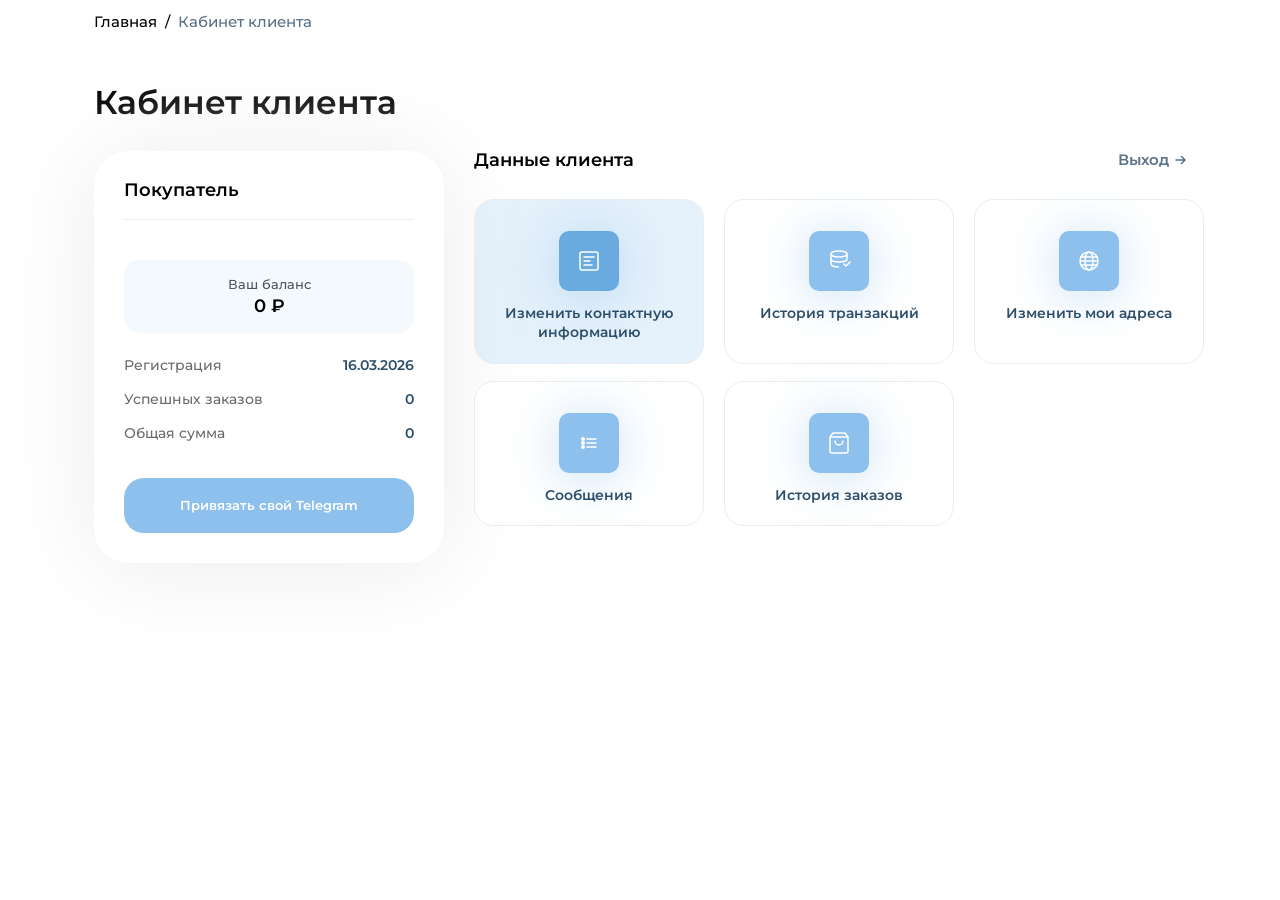
<file: index.html>
<!DOCTYPE html>
<html lang="ru">
<head>
  <meta charset="UTF-8">
  <meta name="viewport" content="width=device-width, initial-scale=1.0">
  <link rel="preconnect" href="https://fonts.googleapis.com">
  <link rel="preconnect" href="https://fonts.gstatic.com" crossorigin>
  <link href="https://fonts.googleapis.com/css2?family=Montserrat:wght@400;500;600;700&display=swap" rel="stylesheet">
  <link rel="stylesheet" href="./css/normalize.css">
  <link rel="stylesheet" href="./css/vars.css">
  <link rel="stylesheet" href="./css/settings.css">
  <link rel="stylesheet" href="./css/main.css">
  <title>Личный кабинет — DanabolClub</title>
</head>
<body>

  <!-- Хлебные крошки -->
  <div class="breadcrumbs">
    <div class="container">
      <ol class="breadcrumbs__list">
        <li class="breadcrumbs__item">
          <a href="#" class="breadcrumbs__link">Главная</a>
        </li>
        <li class="breadcrumbs__item breadcrumbs__item--current">
          <span>Кабинет клиента</span>
        </li>
      </ol>
    </div>
  </div>

  <!-- Кабинет клиента -->
  <section class="account">
    <div class="container">

      <h1 class="account__title">Кабинет клиента</h1>

      <div class="account__layout">

        <!-- Сайдбар -->
        <aside class="account__sidebar">
          <div class="account__sidebar-top">
            <h2 class="account__sidebar-role">Покупатель</h2>
          </div>

          <div class="account__balance">
            <div class="account__balance-inner">
              <span class="account__balance-label">Ваш баланс</span>
              <span class="account__balance-value">0 ₽</span>
            </div>
          </div>

          <div class="account__stats">
            <div class="account__stat">
              <span class="account__stat-label">Регистрация</span>
              <span class="account__stat-value">16.03.2026</span>
            </div>
            <div class="account__stat">
              <span class="account__stat-label">Успешных заказов</span>
              <span class="account__stat-value">0</span>
            </div>
            <div class="account__stat">
              <span class="account__stat-label">Общая сумма</span>
              <span class="account__stat-value">0</span>
            </div>
          </div>

          <button class="account__telegram-btn">Привязать свой Telegram</button>
        </aside>

        <!-- Основной контент -->
        <div class="account__content">
          <div class="account__content-header">
            <h2 class="account__content-title">Данные клиента</h2>
            <a href="#" class="account__logout">
              Выход
              <svg width="11" height="10" viewBox="0 0 11 10" fill="none" xmlns="http://www.w3.org/2000/svg">
                <path d="M1 5H10M10 5L6.5 1.5M10 5L6.5 8.5" stroke="#5A7085" stroke-width="1.5" stroke-linecap="round" stroke-linejoin="round"/>
              </svg>
            </a>
          </div>

          <div class="account__cards">

            <!-- Карточка 1: Изменить контактную информацию (активная) -->
            <a href="#" class="account__card account__card--active">
              <div class="account__card-icon">
                <svg width="24" height="24" viewBox="0 0 24 24" fill="none" xmlns="http://www.w3.org/2000/svg">
                  <rect x="3" y="3" width="18" height="18" rx="2" stroke="white" stroke-width="1.5"/>
                  <line x1="7" y1="8" x2="17" y2="8" stroke="white" stroke-width="1.5" stroke-linecap="round"/>
                  <line x1="7" y1="12" x2="13" y2="12" stroke="white" stroke-width="1.5" stroke-linecap="round"/>
                  <line x1="7" y1="16" x2="15" y2="16" stroke="white" stroke-width="1.5" stroke-linecap="round"/>
                </svg>
              </div>
              <span class="account__card-text">Изменить контактную информацию</span>
            </a>

            <!-- Карточка 2: История транзакций -->
            <a href="#" class="account__card">
              <div class="account__card-icon">
                <svg width="24" height="24" viewBox="0 0 24 24" fill="none" xmlns="http://www.w3.org/2000/svg">
                  <ellipse cx="12" cy="5" rx="8" ry="3" stroke="white" stroke-width="1.5"/>
                  <path d="M4 5v5c0 1.66 3.58 3 8 3s8-1.34 8-3V5" stroke="white" stroke-width="1.5"/>
                  <path d="M4 10v5c0 1.66 3.58 3 8 3" stroke="white" stroke-width="1.5"/>
                  <path d="M17 15l2 2 4-4" stroke="white" stroke-width="1.5" stroke-linecap="round" stroke-linejoin="round"/>
                </svg>
              </div>
              <span class="account__card-text">История транзакций</span>
            </a>

            <!-- Карточка 3: Изменить мои адреса -->
            <a href="#" class="account__card">
              <div class="account__card-icon">
                <svg width="24" height="24" viewBox="0 0 24 24" fill="none" xmlns="http://www.w3.org/2000/svg">
                  <circle cx="12" cy="12" r="9" stroke="white" stroke-width="1.5"/>
                  <ellipse cx="12" cy="12" rx="4" ry="9" stroke="white" stroke-width="1.5"/>
                  <line x1="3" y1="12" x2="21" y2="12" stroke="white" stroke-width="1.5"/>
                  <line x1="3" y1="8" x2="21" y2="8" stroke="white" stroke-width="1.5"/>
                  <line x1="3" y1="16" x2="21" y2="16" stroke="white" stroke-width="1.5"/>
                </svg>
              </div>
              <span class="account__card-text">Изменить мои адреса</span>
            </a>

            <!-- Карточка 4: Сообщения -->
            <a href="#" class="account__card">
              <div class="account__card-icon">
                <svg width="24" height="24" viewBox="0 0 24 24" fill="none" xmlns="http://www.w3.org/2000/svg">
                  <circle cx="6" cy="8" r="2" fill="white"/>
                  <circle cx="6" cy="12" r="2" fill="white"/>
                  <circle cx="6" cy="16" r="2" fill="white"/>
                  <line x1="10" y1="8" x2="19" y2="8" stroke="white" stroke-width="1.5" stroke-linecap="round"/>
                  <line x1="10" y1="12" x2="19" y2="12" stroke="white" stroke-width="1.5" stroke-linecap="round"/>
                  <line x1="10" y1="16" x2="19" y2="16" stroke="white" stroke-width="1.5" stroke-linecap="round"/>
                </svg>
              </div>
              <span class="account__card-text">Сообщения</span>
            </a>

            <!-- Карточка 5: История заказов -->
            <a href="#" class="account__card">
              <div class="account__card-icon">
                <svg width="24" height="24" viewBox="0 0 24 24" fill="none" xmlns="http://www.w3.org/2000/svg">
                  <path d="M6 2L3 6V20C3 21.1 3.9 22 5 22H19C20.1 22 21 21.1 21 20V6L18 2H6Z" stroke="white" stroke-width="1.5" stroke-linejoin="round"/>
                  <line x1="3" y1="6" x2="21" y2="6" stroke="white" stroke-width="1.5"/>
                  <path d="M16 10C16 12.21 14.21 14 12 14C9.79 14 8 12.21 8 10" stroke="white" stroke-width="1.5" stroke-linecap="round"/>
                </svg>
              </div>
              <span class="account__card-text">История заказов</span>
            </a>

          </div>
        </div>

      </div>
    </div>
  </section>

</body>
</html>
</file>
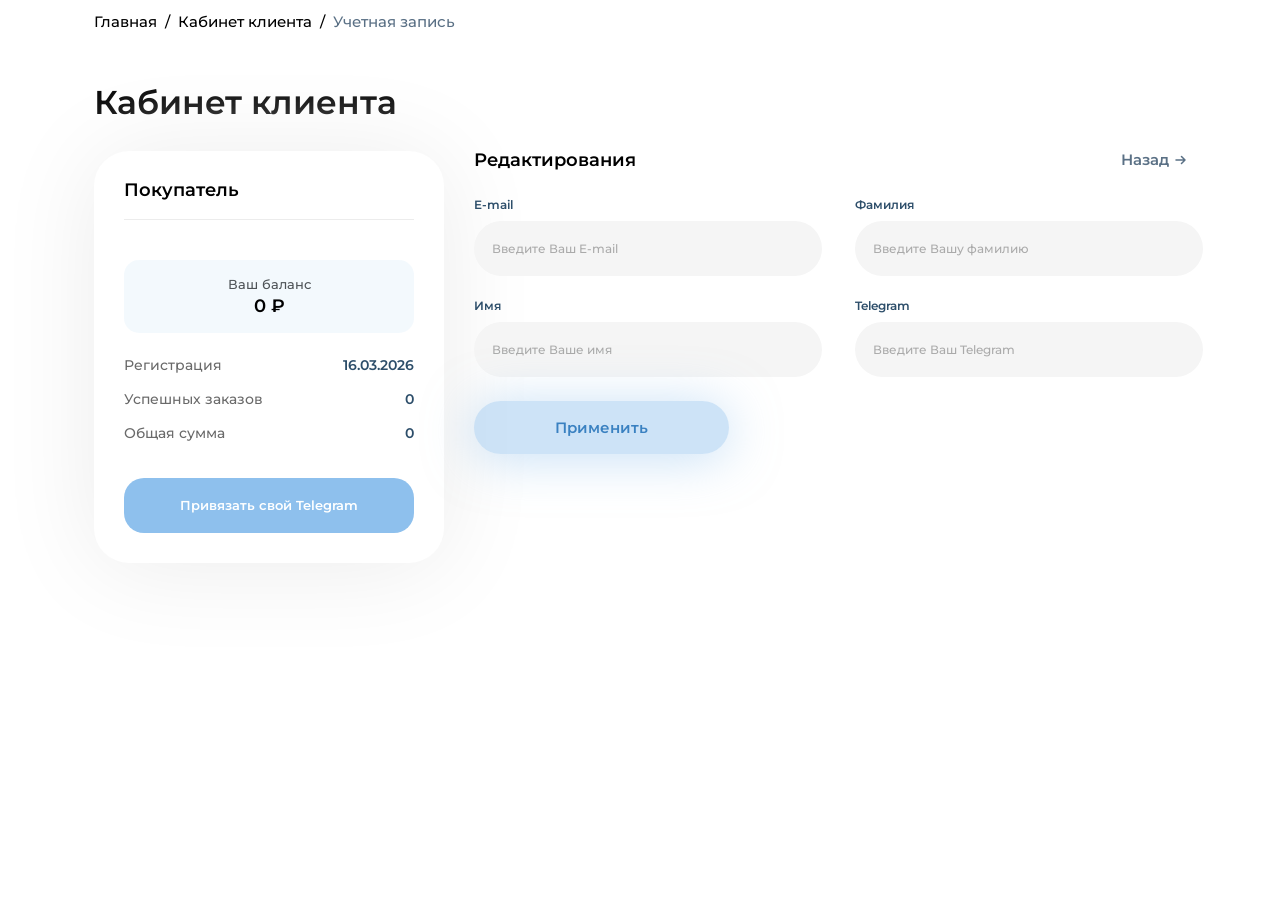
<file: account-edit.html>
<!DOCTYPE html>
<html lang="ru">
<head>
  <meta charset="UTF-8">
  <meta name="viewport" content="width=device-width, initial-scale=1.0">
  <link rel="preconnect" href="https://fonts.googleapis.com">
  <link rel="preconnect" href="https://fonts.gstatic.com" crossorigin>
  <link href="https://fonts.googleapis.com/css2?family=Montserrat:wght@400;500;600;700&display=swap" rel="stylesheet">
  <link rel="stylesheet" href="./css/normalize.css">
  <link rel="stylesheet" href="./css/vars.css">
  <link rel="stylesheet" href="./css/settings.css">
  <link rel="stylesheet" href="./css/main.css">
  <title>Учетная запись — DanabolClub</title>
</head>
<body>

  <!-- Хлебные крошки -->
  <div class="breadcrumbs">
    <div class="container">
      <ol class="breadcrumbs__list">
        <li class="breadcrumbs__item">
          <a href="#" class="breadcrumbs__link">Главная</a>
        </li>
        <li class="breadcrumbs__item">
          <a href="index.html" class="breadcrumbs__link">Кабинет клиента</a>
        </li>
        <li class="breadcrumbs__item breadcrumbs__item--current">
          <span>Учетная запись</span>
        </li>
      </ol>
    </div>
  </div>

  <!-- Учетная запись -->
  <section class="account account-edit">
    <div class="container">

      <h1 class="account__title">Кабинет клиента</h1>

      <div class="account__layout">

        <!-- Сайдбар -->
        <aside class="account__sidebar">
          <div class="account__sidebar-top">
            <h2 class="account__sidebar-role">Покупатель</h2>
          </div>

          <div class="account__balance">
            <div class="account__balance-inner">
              <span class="account__balance-label">Ваш баланс</span>
              <span class="account__balance-value">0 ₽</span>
            </div>
          </div>

          <div class="account__stats">
            <div class="account__stat">
              <span class="account__stat-label">Регистрация</span>
              <span class="account__stat-value">16.03.2026</span>
            </div>
            <div class="account__stat">
              <span class="account__stat-label">Успешных заказов</span>
              <span class="account__stat-value">0</span>
            </div>
            <div class="account__stat">
              <span class="account__stat-label">Общая сумма</span>
              <span class="account__stat-value">0</span>
            </div>
          </div>

          <button class="account__telegram-btn">Привязать свой Telegram</button>
        </aside>

        <!-- Основной контент -->
        <div class="account__content">
          <div class="account__content-header">
            <h2 class="account__content-title">Редактирования</h2>
            <a href="index.html" class="account__logout">
              Назад
              <svg width="11" height="10" viewBox="0 0 11 10" fill="none" xmlns="http://www.w3.org/2000/svg">
                <path d="M1 5H10M10 5L6.5 1.5M10 5L6.5 8.5" stroke="#5A7085" stroke-width="1.5" stroke-linecap="round" stroke-linejoin="round"/>
              </svg>
            </a>
          </div>

          <!-- Форма редактирования -->
          <form class="account__form" action="#" method="post">
            <div class="account__form-grid">

              <div class="account__field">
                <label class="account__field-label" for="email">E-mail</label>
                <input
                  class="account__field-input"
                  type="email"
                  id="email"
                  name="email"
                  placeholder="Введите Ваш E-mail"
                >
              </div>

              <div class="account__field">
                <label class="account__field-label" for="lastname">Фамилия</label>
                <input
                  class="account__field-input"
                  type="text"
                  id="lastname"
                  name="lastname"
                  placeholder="Введите Вашу фамилию"
                >
              </div>

              <div class="account__field">
                <label class="account__field-label" for="firstname">Имя</label>
                <input
                  class="account__field-input"
                  type="text"
                  id="firstname"
                  name="firstname"
                  placeholder="Введите Ваше имя"
                >
              </div>

              <div class="account__field">
                <label class="account__field-label" for="telegram">Telegram</label>
                <input
                  class="account__field-input"
                  type="text"
                  id="telegram"
                  name="telegram"
                  placeholder="Введите Ваш Telegram"
                >
              </div>

            </div>

            <button type="submit" class="account__submit-btn">Применить</button>
          </form>

        </div>

      </div>
    </div>
  </section>

</body>
</html>
</file>
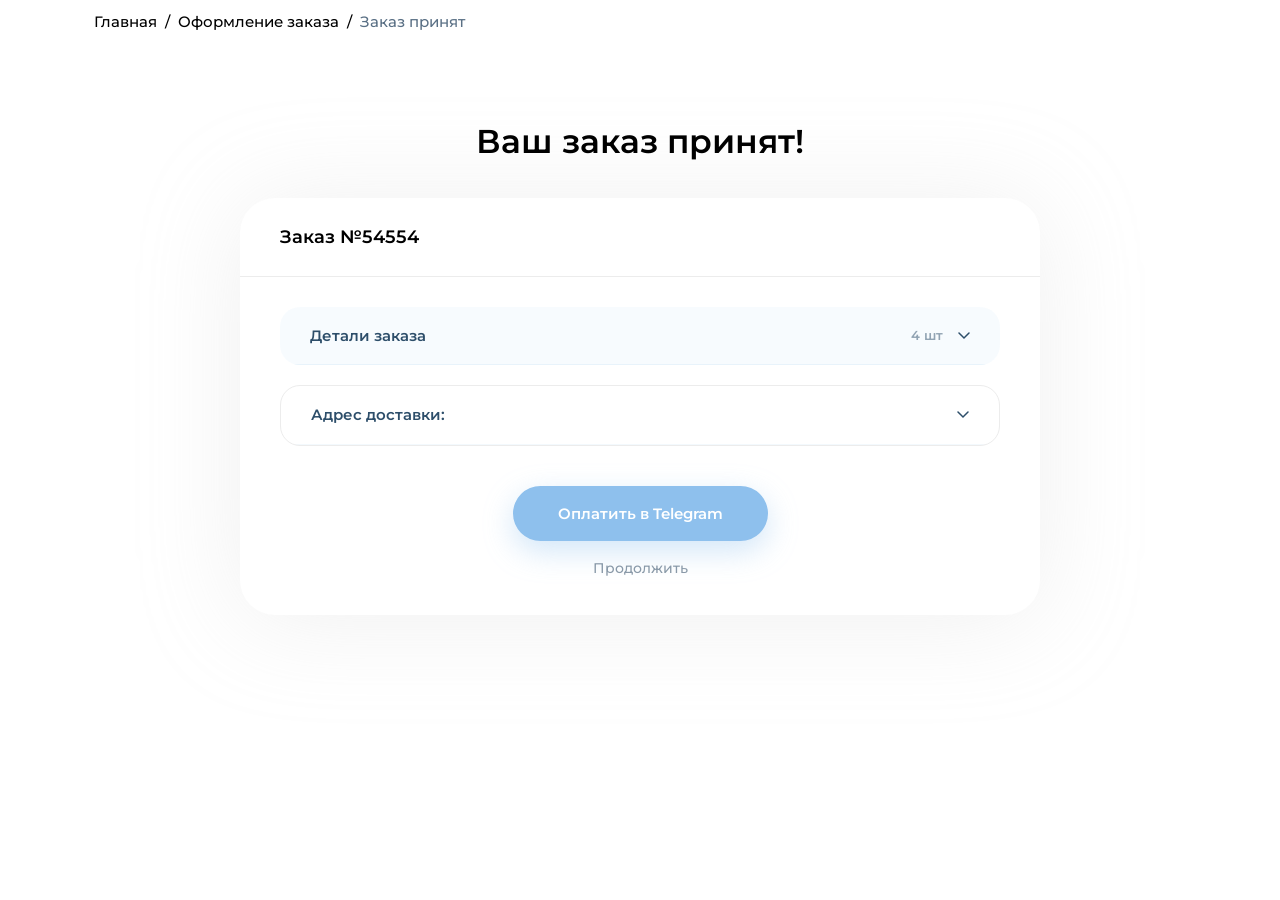
<file: checkout-success.html>
<!doctype html>
<html lang="ru">
  <head>
    <meta charset="UTF-8" />
    <meta name="viewport" content="width=device-width, initial-scale=1.0" />
    <link rel="preconnect" href="https://fonts.googleapis.com" />
    <link rel="preconnect" href="https://fonts.gstatic.com" crossorigin />
    <link
      href="https://fonts.googleapis.com/css2?family=Montserrat:wght@400;500;600;700&display=swap"
      rel="stylesheet"
    />
    <link rel="stylesheet" href="./css/normalize.css" />
    <link rel="stylesheet" href="./css/vars.css" />
    <link rel="stylesheet" href="./css/settings.css" />
    <link rel="stylesheet" href="./css/main.css" />
    <title>Заказ принят — DanabolClub</title>
  </head>
  <body>
    <!-- Хлебные крошки -->
    <div class="breadcrumbs">
      <div class="container">
        <ol class="breadcrumbs__list">
          <li class="breadcrumbs__item">
            <a href="#" class="breadcrumbs__link">Главная</a>
          </li>
          <li class="breadcrumbs__item">
            <a href="#" class="breadcrumbs__link">Оформление заказа</a>
          </li>
          <li class="breadcrumbs__item breadcrumbs__item--current">
            <span>Заказ принят</span>
          </li>
        </ol>
      </div>
    </div>

    <!-- Успешный заказ -->
    <section class="checkout-success">
      <div class="container">
        <h1 class="checkout-success__title">Ваш заказ принят!</h1>

        <div class="order-card">
          <div class="order-card__header">
            <h2 class="order-card__number">Заказ №54554</h2>
          </div>

          <div class="order-card__content">
            <!-- Детали заказа (Аккордеон) -->
            <div class="order-accordion">
              <button class="order-accordion__trigger">
                <span class="order-accordion__title">Детали заказа</span>
                <div class="order-accordion__right">
                  <span class="order-accordion__count">4 шт</span>
                  <svg
                    width="12"
                    height="8"
                    viewBox="0 0 12 8"
                    fill="none"
                    xmlns="http://www.w3.org/2000/svg"
                  >
                    <path
                      d="M1 1L6 6L11 1"
                      stroke="#2D4E6A"
                      stroke-width="1.5"
                      stroke-linecap="round"
                    />
                  </svg>
                </div>
              </button>
              <div class="order-accordion__content">
                <div class="order-bottom">
                   <div class="order-items">
                      <div class="order-item">
                        <div class="order-item__image">
                          <img src="./img/gensant.jpg" alt="Генсанат-100" />
                        </div>
                        <div class="order-item__info">
                          <h3 class="order-item__name">
                            Генсанат-100 Росфарм 10ml|100mg Флакон
                          </h3>
                          <span class="order-item__count">4 шт</span>
                        </div>
                        <div class="order-item__prices">
                          <span class="order-item__price-unit">1 500 ₽</span>
                          <span class="order-item__price-total">6 000 ₽</span>
                        </div>
                      </div>
                    </div>
                    <div class="order-summary">
                      <div class="order-summary__row">
                        <span>Сумма</span>
                        <span>6 000 ₽</span>
                      </div>
                      <div class="order-summary__row">
                        <span>Страховка (1%)</span>
                        <span>35 ₽</span>
                      </div>
                      <div class="order-summary__row">
                        <span>Почта России</span>
                        <span>1 000 ₽</span>
                      </div>
                      <div class="order-summary__total">
                        <span>Итого к оплате</span>
                        <span>7 035 ₽</span>
                      </div>
                    </div>
                </div>
              </div>
            </div>

            <!-- Адрес доставки (Аккордеон) -->
            <div class="order-accordion order-accordion--address">
              <button class="order-accordion__trigger">
                <span class="order-accordion__title">Адрес доставки:</span>
                <svg
                  width="12"
                  height="8"
                  viewBox="0 0 12 8"
                  fill="none"
                  xmlns="http://www.w3.org/2000/svg"
                >
                  <path
                    d="M1 1L6 6L11 1"
                    stroke="#2D4E6A"
                    stroke-width="1.5"
                    stroke-linecap="round"
                  />
                </svg>
              </button>
              <div class="order-accordion__content">
                <div class="order-bottom">
                  <div class="order-address">
                    <p class="order-address__name">Василий Иванов</p>
                    <p class="order-address__text">
                      68567, г. Хабаровск, ул. Муравьево-Амурская 29
                    </p>
                  </div>
                </div>
              </div>
            </div>

            <div class="order-card__actions">
              <a href="#" class="order-card__btn-tg">Оплатить в Telegram</a>
              <a href="index.html" class="order-card__btn-next">Продолжить</a>
            </div>
          </div>
        </div>
      </div>
    </section>

    <script src="./js/main.js"></script>
  </body>
</html>
</file>
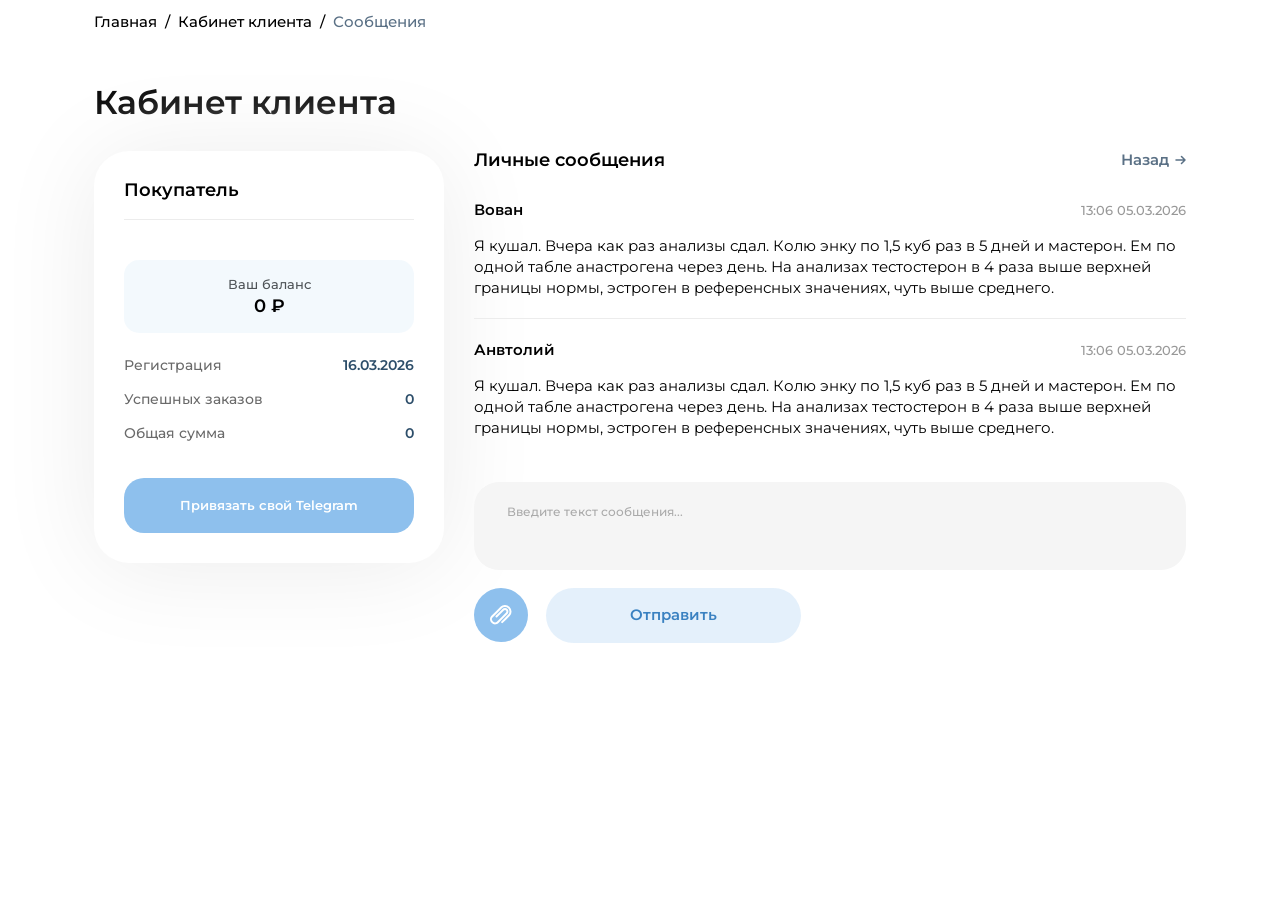
<file: messages.html>
<!DOCTYPE html>
<html lang="ru">
<head>
  <meta charset="UTF-8">
  <meta name="viewport" content="width=device-width, initial-scale=1.0">
  <link rel="preconnect" href="https://fonts.googleapis.com">
  <link rel="preconnect" href="https://fonts.gstatic.com" crossorigin>
  <link href="https://fonts.googleapis.com/css2?family=Montserrat:wght@400;500;600;700&display=swap" rel="stylesheet">
  <link rel="stylesheet" href="./css/normalize.css">
  <link rel="stylesheet" href="./css/vars.css">
  <link rel="stylesheet" href="./css/settings.css">
  <link rel="stylesheet" href="./css/main.css">
  <title>Личные сообщения — DanabolClub</title>
</head>
<body>

  <!-- Хлебные крошки -->
  <div class="breadcrumbs">
    <div class="container">
      <ol class="breadcrumbs__list">
        <li class="breadcrumbs__item">
          <a href="#" class="breadcrumbs__link">Главная</a>
        </li>
        <li class="breadcrumbs__item">
          <a href="index.html" class="breadcrumbs__link">Кабинет клиента</a>
        </li>
        <li class="breadcrumbs__item breadcrumbs__item--current">
          <span>Сообщения</span>
        </li>
      </ol>
    </div>
  </div>

  <!-- Личные сообщения -->
  <section class="account account-messages">
    <div class="container">

      <h1 class="account__title">Кабинет клиента</h1>

      <div class="account__layout">

        <!-- Сайдбар -->
        <aside class="account__sidebar">
          <div class="account__sidebar-top">
            <h2 class="account__sidebar-role">Покупатель</h2>
          </div>

          <div class="account__balance">
            <div class="account__balance-inner">
              <span class="account__balance-label">Ваш баланс</span>
              <span class="account__balance-value">0 ₽</span>
            </div>
          </div>

          <div class="account__stats">
            <div class="account__stat">
              <span class="account__stat-label">Регистрация</span>
              <span class="account__stat-value">16.03.2026</span>
            </div>
            <div class="account__stat">
              <span class="account__stat-label">Успешных заказов</span>
              <span class="account__stat-value">0</span>
            </div>
            <div class="account__stat">
              <span class="account__stat-label">Общая сумма</span>
              <span class="account__stat-value">0</span>
            </div>
          </div>

          <button class="account__telegram-btn">Привязать свой Telegram</button>
        </aside>

        <!-- Основной контент -->
        <div class="account__content">
          <div class="account__content-header">
            <h2 class="account__content-title">Личные сообщения</h2>
            <a href="index.html" class="account__logout">
              Назад
              <svg width="11" height="10" viewBox="0 0 11 10" fill="none" xmlns="http://www.w3.org/2000/svg">
                <path d="M1 5H10M10 5L6.5 1.5M10 5L6.5 8.5" stroke="#5A7085" stroke-width="1.5" stroke-linecap="round" stroke-linejoin="round"/>
              </svg>
            </a>
          </div>

          <!-- Список сообщений -->
          <div class="messages">

            <div class="messages__item">
              <div class="messages__header">
                <span class="messages__author">Вован</span>
                <span class="messages__time">13:06 05.03.2026</span>
              </div>
              <p class="messages__text">Я кушал. Вчера как раз анализы сдал. Колю энку по 1,5 куб раз в 5 дней и мастерон. Ем по одной табле анастрогена через день. На анализах тестостерон в 4 раза выше верхней границы нормы, эстроген в референсных значениях, чуть выше среднего.</p>
            </div>

            <div class="messages__item">
              <div class="messages__header">
                <span class="messages__author">Анвтолий</span>
                <span class="messages__time">13:06 05.03.2026</span>
              </div>
              <p class="messages__text">Я кушал. Вчера как раз анализы сдал. Колю энку по 1,5 куб раз в 5 дней и мастерон. Ем по одной табле анастрогена через день. На анализах тестостерон в 4 раза выше верхней границы нормы, эстроген в референсных значениях, чуть выше среднего.</p>
            </div>

          </div>

          <!-- Форма отправки -->
          <form class="messages__form" action="#" method="post">
            <textarea
              class="messages__textarea"
              name="message"
              placeholder="Введите текст сообщения..."
            ></textarea>
            <div class="messages__actions">
              <button type="button" class="messages__attach" aria-label="Прикрепить файл">
               <svg width="22" height="20" viewBox="0 0 22 20" fill="none" xmlns="http://www.w3.org/2000/svg">
                  <path d="M12.1528 17.1339C12.1528 17.1339 17.8096 11.477 19.2238 10.0628C20.638 8.64857 21.3451 5.11302 18.8702 2.63817C16.3953 0.163296 12.8598 0.870401 11.4456 2.28462C10.0314 3.69882 2.60679 11.1235 1.89968 11.8306C1.19257 12.5377 0.131914 15.0125 2.25323 17.1339C4.37455 19.2552 6.84945 18.1945 7.55655 17.4874C8.26365 16.7803 16.0418 9.00212 16.7489 8.29502C17.4561 7.58792 17.8096 5.82017 16.7489 4.75947C15.6883 3.69882 13.9205 4.05237 13.2134 4.75947C12.5063 5.46662 6.4959 11.477 6.4959 11.477" stroke="white" stroke-width="2" stroke-linecap="round" stroke-linejoin="round" />
                </svg>
              </button>
              <button type="submit" class="messages__send">Отправить</button>
            </div>
          </form>

        </div>
      </div>
    </div>
  </section>

</body>
</html>
</file>
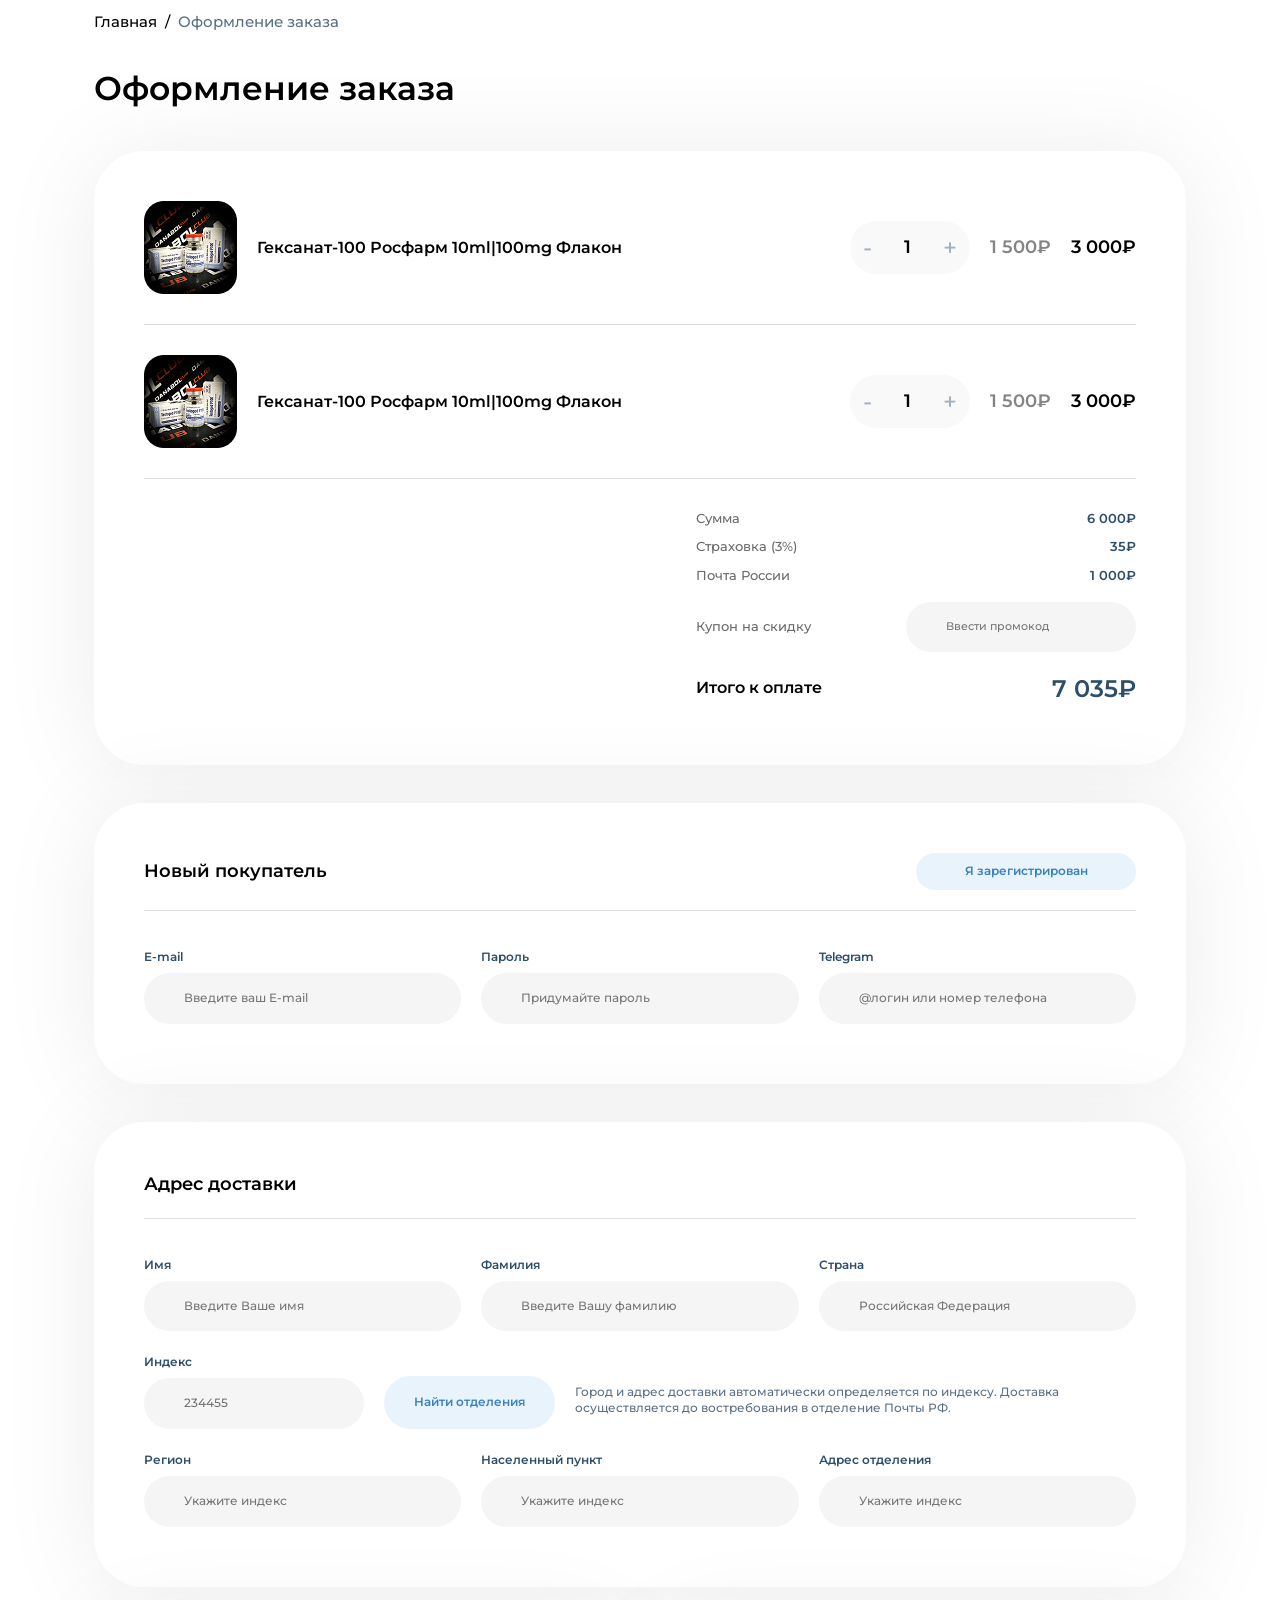
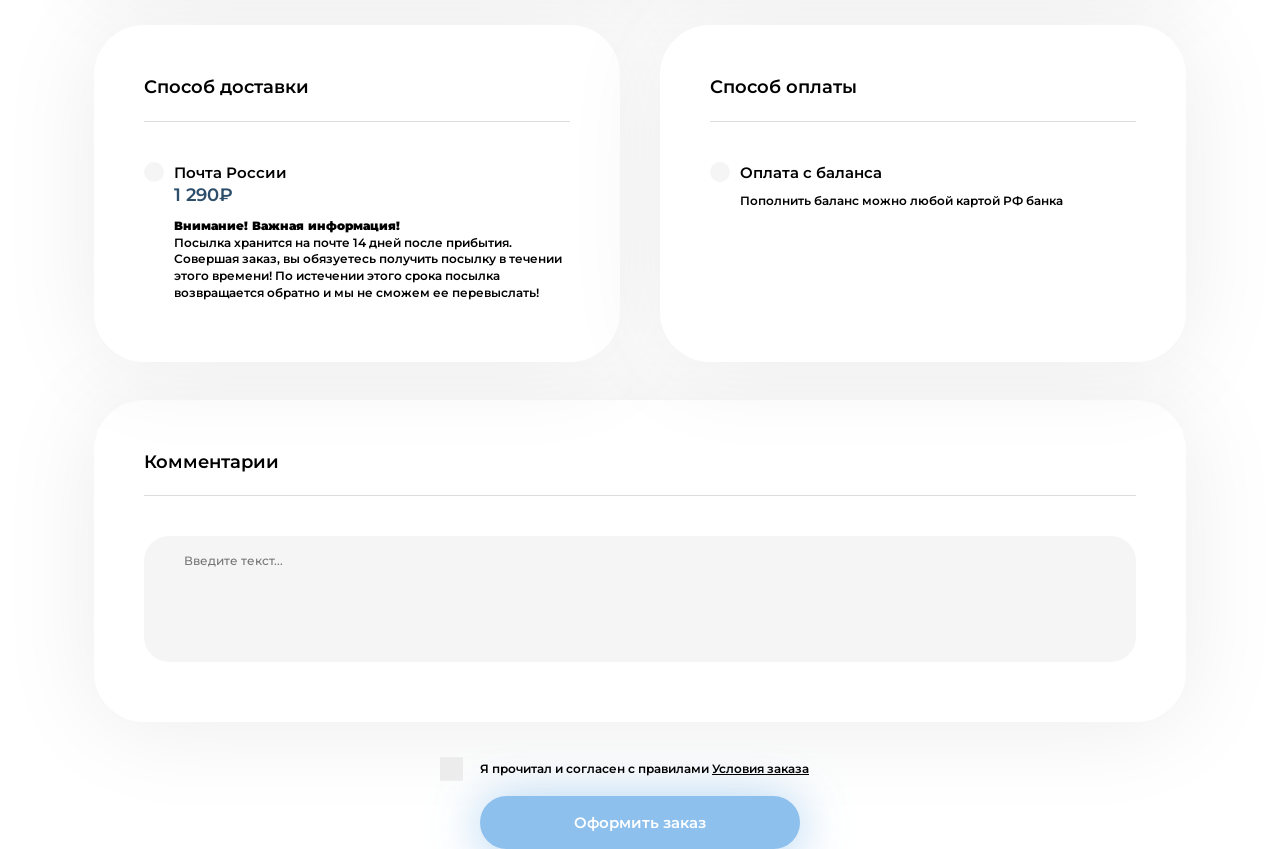
<file: order-page.html>
<!DOCTYPE html>
<html lang="ru">
<head>
  <meta charset="UTF-8">
  <meta name="viewport" content="width=device-width, initial-scale=1.0">
  <link rel="preconnect" href="https://fonts.googleapis.com">
  <link rel="preconnect" href="https://fonts.gstatic.com" crossorigin>
  <link href="https://fonts.googleapis.com/css2?family=Montserrat:wght@400;500;600;700&display=swap" rel="stylesheet">
  <link rel="stylesheet" href="./css/normalize.css">
  <link rel="stylesheet" href="./css/vars.css">
  <link rel="stylesheet" href="./css/settings.css">
  <link rel="stylesheet" href="./css/main.css">
  <title>Оформление заказа — DanabolClub</title>
</head>
<body>

  <!-- Хлебные крошки -->
  <div class="breadcrumbs">
    <div class="container">
      <ol class="breadcrumbs__list">
        <li class="breadcrumbs__item">
          <a href="#" class="breadcrumbs__link">Главная</a>
        </li>
        <li class="breadcrumbs__item breadcrumbs__item--current">
          <span>Оформление заказа</span>
        </li>
      </ol>
    </div>
  </div>

  <section class="section-order">
    <div class="container">
      <h1>Оформление заказа</h1>

      <div class="section-order__block">
        <div class="section-order__items">
          <div class="section-order__item">
            <div class="left">
                <div class="photo">
                <img src="./img/gensant.jpg" alt="">
              </div>
              <div class="title">Гексанат-100 Росфарм 10ml|100mg Флакон</div>
            </div>
            <div class="right">
              <div class="counter">
                <div class="counter-btn minus">-</div>
                <input type="text" class="counter-num" value="1">
                <div class="counter-btn plus">+</div>
              </div>
              <div class="price">
                <div class="price-small">1 500₽</div>
                <div class="price-bold">3 000₽</div>
              </div>
            </div>
          </div>
           <div class="section-order__item">
            <div class="left">
                <div class="photo">
                <img src="./img/gensant.jpg" alt="">
              </div>
              <div class="title">Гексанат-100 Росфарм 10ml|100mg Флакон</div>
            </div>
            <div class="right">
              <div class="counter">
                <div class="counter-btn minus">-</div>
                <input type="text" class="counter-num" value="1">
                <div class="counter-btn plus">+</div>
              </div>
              <div class="price">
                <div class="price-small">1 500₽</div>
                <div class="price-bold">3 000₽</div>
              </div>
            </div>
          </div>
        </div>

        <div class="section-order__info">
          <p>
            <span>Сумма</span>
            <b>6 000₽</b>
          </p>
          <p>
            <span>Страховка (3%)</span>
            <b>35₽</b>
          </p>
          <p>
            <span>Почта России</span>
            <b>1 000₽</b>
          </p>

          <div class="promo">
            <span>Купон на скидку</span>
            <input type="text" class="promo-field" placeholder="Ввести промокод">
          </div>

          <div class="total">
            <div class="total-title">Итого к оплате</div>
            <div class="total-num">7 035₽</div>
          </div>
        </div>
      </div>

      <div class="section-order__block">
        <div class="section-order__block-head">
          <div class="section-order__block-title">Новый покупатель</div>
          <button class="section-order__block-btn">Я зарегистрирован</button>
        </div>

        <div class="section-order__fields">
          <div class="section-order__field">
            <label for="">E-mail</label>
            <input type="text" placeholder="Введите ваш E-mail">
          </div>
          <div class="section-order__field">
            <label for="">Пароль</label>
            <input type="password" placeholder="Придумайте пароль">
          </div>
           <div class="section-order__field">
            <label for="">Telegram</label>
            <input type="text" placeholder="@логин или номер телефона">
          </div>
        </div>
      </div>

      <div class="section-order__block">
        <div class="section-order__block-head">
          <div class="section-order__block-title">Адрес доставки</div>
        </div>

        <div class="section-order__fields">
          <div class="section-order__field">
            <label for="">Имя</label>
            <input type="text" placeholder="Введите Ваше имя">
          </div>
          <div class="section-order__field">
            <label for="">Фамилия</label>
            <input type="password" placeholder="Введите Вашу фамилию">
          </div>
           <div class="section-order__field">
            <label for="">Страна</label>
            <input type="text" placeholder="Российская Федерация">
          </div>
        </div>

        <div class="section-order__fields section-order__fields--index">
          <div class="section-order__field">
            <label for="">Индекс</label>
            <input type="text" placeholder="234455">
          </div>
          <button class="btn-search">Найти отделения</button>
          <p>Город и адрес доставки автоматически определяется по индексу. Доставка осуществляется до востребования в отделение Почты РФ.</p>
        </div>

        <div class="section-order__fields">
        <div class="section-order__field">
          <label for="">Регион</label>
          <input type="text" placeholder="Укажите индекс">
        </div>
        <div class="section-order__field">
          <label for="">Населенный пункт</label>
          <input type="password" placeholder="Укажите индекс">
        </div>
          <div class="section-order__field">
          <label for="">Адрес отделения</label>
          <input type="text" placeholder="Укажите индекс">
        </div>
      </div>



      </div>

      <div class="section-order__wrapper">
        <div class="section-order__block section-order__block-del">
          <div class="section-order__block-head">
            <div class="section-order__block-title">Способ доставки</div>
          </div>
          <div class="section-order__block-del-content">
            <input type="checkbox">
            <div class="title">
              Почта России
              <div class="price">1 290₽</div>
            </div>
            <p>
              <b>Внимание! Важная информация!</b> <br/> Посылка хранится на почте 14 дней после прибытия. Совершая заказ, вы обязуетесь получить посылку в течении этого времени! По истечении этого срока посылка возвращается обратно и мы не сможем ее перевыслать!
            </p>
          </div>
        </div>
        <div class="section-order__block">
          <div class="section-order__block-head">
            <div class="section-order__block-title">Способ оплаты</div>
          </div>
          <div class="section-order__block-del-content">
            <input type="checkbox">
            <div class="title">Оплата с баланса</div>
            <p>
              Пополнить баланс можно любой картой РФ банка
            </p>
          </div>
        </div>
      </div>

      <div class="section-order__block">
        <div class="section-order__block-head">
          <div class="section-order__block-title">Комментарии</div>
        </div>

        <div class="section-order__fields">
          <div class="section-order__field">
            <textarea placeholder="Введите текст..."></textarea>
          </div>
        </div>




      </div>

      <div class="section-order__bottom">
        <div class="acception">
          <input type="checkbox">
          <span>Я прочитал и согласен с правилами <a href="">Условия заказа</a> </span>
        </div>

        <button class="btn">Оформить заказ</button>
      </div>

    </div>
  </section>



</body>
</html>
</file>
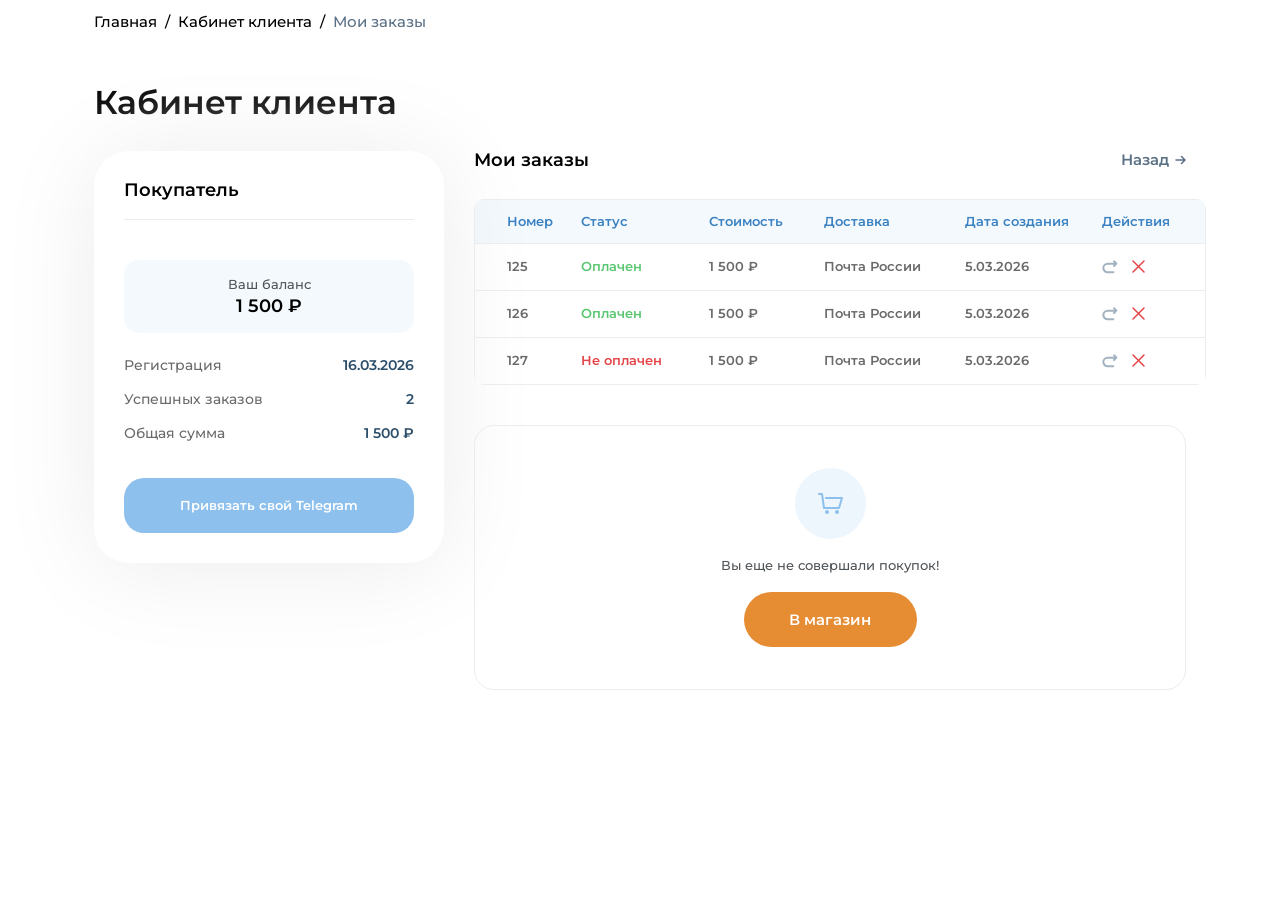
<file: orders.html>
<!DOCTYPE html>
<html lang="ru">
<head>
  <meta charset="UTF-8">
  <meta name="viewport" content="width=device-width, initial-scale=1.0">
  <link rel="preconnect" href="https://fonts.googleapis.com">
  <link rel="preconnect" href="https://fonts.gstatic.com" crossorigin>
  <link href="https://fonts.googleapis.com/css2?family=Montserrat:wght@400;500;600;700&display=swap" rel="stylesheet">
  <link rel="stylesheet" href="./css/normalize.css">
  <link rel="stylesheet" href="./css/vars.css">
  <link rel="stylesheet" href="./css/settings.css">
  <link rel="stylesheet" href="./css/main.css">
  <title>Мои заказы — DanabolClub</title>
</head>
<body>

  <!-- Хлебные крошки -->
  <div class="breadcrumbs">
    <div class="container">
      <ol class="breadcrumbs__list">
        <li class="breadcrumbs__item">
          <a href="#" class="breadcrumbs__link">Главная</a>
        </li>
        <li class="breadcrumbs__item">
          <a href="index.html" class="breadcrumbs__link">Кабинет клиента</a>
        </li>
        <li class="breadcrumbs__item breadcrumbs__item--current">
          <span>Мои заказы</span>
        </li>
      </ol>
    </div>
  </div>

  <!-- Мои заказы -->
  <section class="account account-orders">
    <div class="container">

      <h1 class="account__title">Кабинет клиента</h1>

      <div class="account__layout">

        <!-- Сайдбар -->
        <aside class="account__sidebar">
          <div class="account__sidebar-top">
            <h2 class="account__sidebar-role">Покупатель</h2>
          </div>

          <div class="account__balance">
            <div class="account__balance-inner">
              <span class="account__balance-label">Ваш баланс</span>
              <span class="account__balance-value">1 500 ₽</span>
            </div>
          </div>

          <div class="account__stats">
            <div class="account__stat">
              <span class="account__stat-label">Регистрация</span>
              <span class="account__stat-value">16.03.2026</span>
            </div>
            <div class="account__stat">
              <span class="account__stat-label">Успешных заказов</span>
              <span class="account__stat-value">2</span>
            </div>
            <div class="account__stat">
              <span class="account__stat-label">Общая сумма</span>
              <span class="account__stat-value">1 500 ₽</span>
            </div>
          </div>

          <button class="account__telegram-btn">Привязать свой Telegram</button>
        </aside>

        <!-- Основной контент -->
        <div class="account__content">
          <div class="account__content-header">
            <h2 class="account__content-title">Мои заказы</h2>
            <a href="index.html" class="account__logout">
              Назад
              <svg width="11" height="10" viewBox="0 0 11 10" fill="none" xmlns="http://www.w3.org/2000/svg">
                <path d="M1 5H10M10 5L6.5 1.5M10 5L6.5 8.5" stroke="#5A7085" stroke-width="1.5" stroke-linecap="round" stroke-linejoin="round"/>
              </svg>
            </a>
          </div>

          <!-- Таблица заказов -->
          <div class="orders">
            <table class="orders__table">
              <colgroup>
                <col>
                <col>
                <col>
                <col>
                <col>
                <col>
              </colgroup>
              <thead>
                <tr class="orders__head-row">
                  <th class="orders__th">Номер</th>
                  <th class="orders__th">Статус</th>
                  <th class="orders__th">Стоимость</th>
                  <th class="orders__th">Доставка</th>
                  <th class="orders__th">Дата создания</th>
                  <th class="orders__th">Действия</th>
                </tr>
              </thead>
              <tbody>
                <tr class="orders__row">
                  <td class="orders__td">125</td>
                  <td class="orders__td orders__td--paid">Оплачен</td>
                  <td class="orders__td">1 500 ₽</td>
                  <td class="orders__td">Почта России</td>
                  <td class="orders__td">5.03.2026</td>
                  <td class="orders__td">
                    <div class="orders__actions">
                      <a href="#" class="orders__action-view" title="Просмотр">
                       <svg width="16" height="16" viewBox="0 0 16 16" fill="none" xmlns="http://www.w3.org/2000/svg">
                        <path d="M12 2.33331L14.3333 4.48715L12 6.99998" stroke="#A3B2C0" stroke-width="2" stroke-linecap="round" stroke-linejoin="round" />
                        <path d="M13.332 4.66669H5.66743C3.3731 4.66669 1.42466 6.54015 1.33525 8.83335C1.24074 11.2566 3.243 13.3334 5.66743 13.3334H11.3326" stroke="#A3B2C0" stroke-width="2" stroke-linecap="round" stroke-linejoin="round" />
                      </svg>
                      </a>
                      <button class="orders__action-delete" title="Удалить">
                        <svg width="15" height="15" viewBox="0 0 15 15" fill="none" xmlns="http://www.w3.org/2000/svg">
                          <path d="M2 2L13 13M13 2L2 13" stroke="#E54548" stroke-width="1.5" stroke-linecap="round"/>
                        </svg>
                      </button>
                    </div>
                  </td>
                </tr>
                <tr class="orders__row">
                  <td class="orders__td">126</td>
                  <td class="orders__td orders__td--paid">Оплачен</td>
                  <td class="orders__td">1 500 ₽</td>
                  <td class="orders__td">Почта России</td>
                  <td class="orders__td">5.03.2026</td>
                  <td class="orders__td">
                    <div class="orders__actions">
                      <a href="#" class="orders__action-view" title="Просмотр">
                       <svg width="16" height="16" viewBox="0 0 16 16" fill="none" xmlns="http://www.w3.org/2000/svg">
                          <path d="M12 2.33331L14.3333 4.48715L12 6.99998" stroke="#A3B2C0" stroke-width="2" stroke-linecap="round" stroke-linejoin="round" />
                          <path d="M13.332 4.66669H5.66743C3.3731 4.66669 1.42466 6.54015 1.33525 8.83335C1.24074 11.2566 3.243 13.3334 5.66743 13.3334H11.3326" stroke="#A3B2C0" stroke-width="2" stroke-linecap="round" stroke-linejoin="round" />
                        </svg>
                      </a>
                      <button class="orders__action-delete" title="Удалить">
                        <svg width="15" height="15" viewBox="0 0 15 15" fill="none" xmlns="http://www.w3.org/2000/svg">
                          <path d="M2 2L13 13M13 2L2 13" stroke="#E54548" stroke-width="1.5" stroke-linecap="round"/>
                        </svg>
                      </button>
                    </div>
                  </td>
                </tr>
                <tr class="orders__row">
                  <td class="orders__td">127</td>
                  <td class="orders__td orders__td--unpaid">Не оплачен</td>
                  <td class="orders__td">1 500 ₽</td>
                  <td class="orders__td">Почта России</td>
                  <td class="orders__td">5.03.2026</td>
                  <td class="orders__td">
                    <div class="orders__actions">
                      <a href="#" class="orders__action-view" title="Просмотр">
                       <svg width="16" height="16" viewBox="0 0 16 16" fill="none" xmlns="http://www.w3.org/2000/svg">
                          <path d="M12 2.33331L14.3333 4.48715L12 6.99998" stroke="#A3B2C0" stroke-width="2" stroke-linecap="round" stroke-linejoin="round" />
                          <path d="M13.332 4.66669H5.66743C3.3731 4.66669 1.42466 6.54015 1.33525 8.83335C1.24074 11.2566 3.243 13.3334 5.66743 13.3334H11.3326" stroke="#A3B2C0" stroke-width="2" stroke-linecap="round" stroke-linejoin="round" />
                        </svg>
                      </a>
                      <button class="orders__action-delete" title="Удалить">
                        <svg width="15" height="15" viewBox="0 0 15 15" fill="none" xmlns="http://www.w3.org/2000/svg">
                          <path d="M2 2L13 13M13 2L2 13" stroke="#E54548" stroke-width="1.5" stroke-linecap="round"/>
                        </svg>
                      </button>
                    </div>
                  </td>
                </tr>
              </tbody>
            </table>
          </div>

          <!-- Пустое состояние (нет заказов) -->
          <!-- Раскомментировать и убрать таблицу если заказов нет -->

          <div class="orders__empty" style="margin-top: 40px;">
            <div class="orders__empty-icon">
              <svg width="27" height="27" viewBox="0 0 27 27" fill="none" xmlns="http://www.w3.org/2000/svg">
                <path d="M2 4H5L7 18H22L25 8H9" stroke="#8ec0ed" stroke-width="2" stroke-linecap="round" stroke-linejoin="round"/>
                <circle cx="10" cy="22" r="2" fill="#8ec0ed"/>
                <circle cx="20" cy="22" r="2" fill="#8ec0ed"/>
              </svg>
            </div>
            <p class="orders__empty-text">Вы еще не совершали покупок!</p>
            <a href="#" class="orders__empty-btn">В магазин</a>
          </div>


        </div>
      </div>
    </div>
  </section>

</body>
</html>
</file>
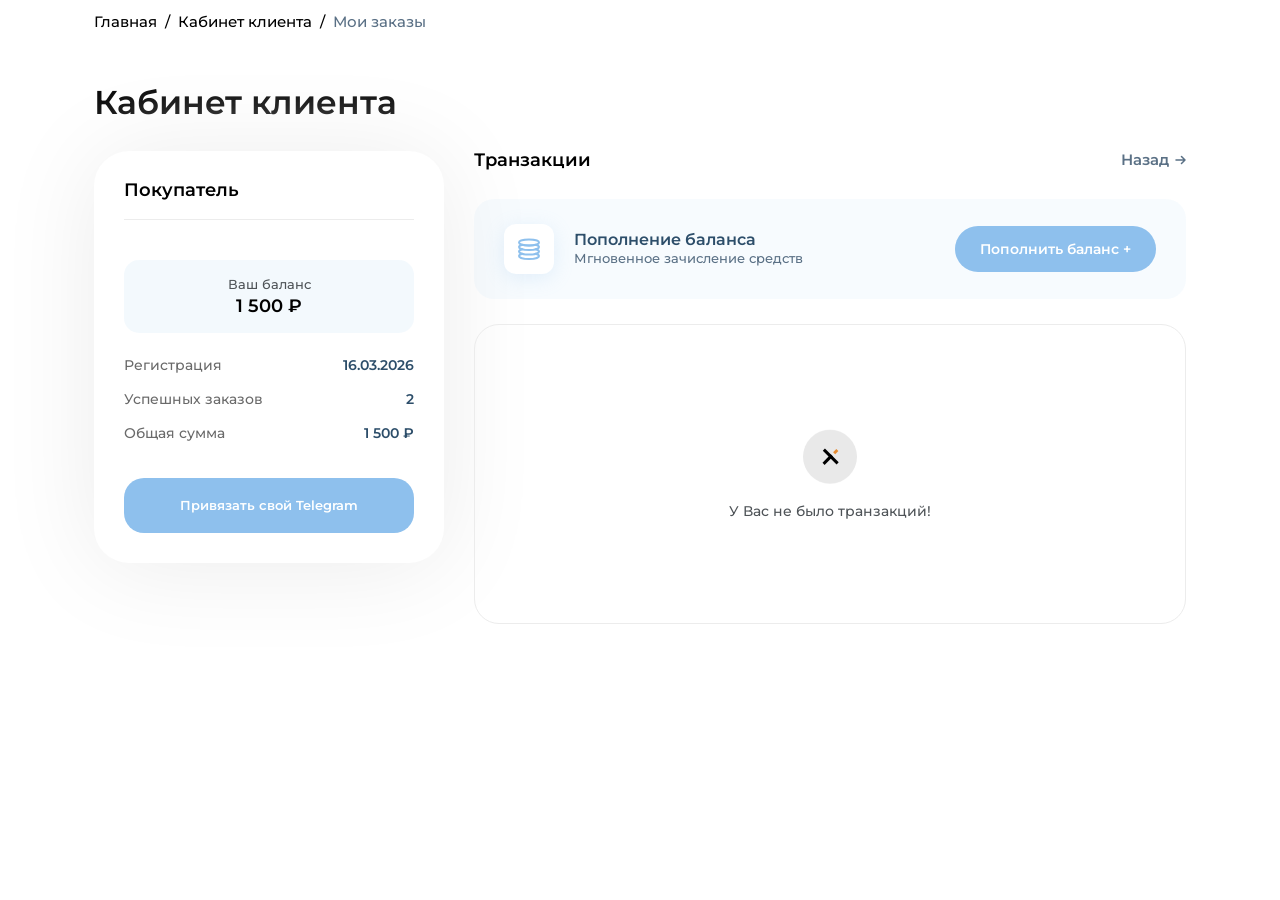
<file: transactions.html>
<!doctype html>
<html lang="ru">
  <head>
    <meta charset="UTF-8" />
    <meta name="viewport" content="width=device-width, initial-scale=1.0" />
    <link rel="preconnect" href="https://fonts.googleapis.com" />
    <link rel="preconnect" href="https://fonts.gstatic.com" crossorigin />
    <link
      href="https://fonts.googleapis.com/css2?family=Montserrat:wght@400;500;600;700&display=swap"
      rel="stylesheet"
    />
    <link rel="stylesheet" href="./css/normalize.css" />
    <link rel="stylesheet" href="./css/vars.css" />
    <link rel="stylesheet" href="./css/settings.css" />
    <link rel="stylesheet" href="./css/main.css" />
    <title>Мои заказы — DanabolClub</title>
  </head>
  <body>
    <!-- Хлебные крошки -->
    <div class="breadcrumbs">
      <div class="container">
        <ol class="breadcrumbs__list">
          <li class="breadcrumbs__item">
            <a href="#" class="breadcrumbs__link">Главная</a>
          </li>
          <li class="breadcrumbs__item">
            <a href="index.html" class="breadcrumbs__link">Кабинет клиента</a>
          </li>
          <li class="breadcrumbs__item breadcrumbs__item--current">
            <span>Мои заказы</span>
          </li>
        </ol>
      </div>
    </div>

    <!-- Мои заказы -->
    <section class="account account-orders">
      <div class="container">
        <h1 class="account__title">Кабинет клиента</h1>

        <div class="account__layout">
          <!-- Сайдбар -->
          <aside class="account__sidebar">
            <div class="account__sidebar-top">
              <h2 class="account__sidebar-role">Покупатель</h2>
            </div>

            <div class="account__balance">
              <div class="account__balance-inner">
                <span class="account__balance-label">Ваш баланс</span>
                <span class="account__balance-value">1 500 ₽</span>
              </div>
            </div>

            <div class="account__stats">
              <div class="account__stat">
                <span class="account__stat-label">Регистрация</span>
                <span class="account__stat-value">16.03.2026</span>
              </div>
              <div class="account__stat">
                <span class="account__stat-label">Успешных заказов</span>
                <span class="account__stat-value">2</span>
              </div>
              <div class="account__stat">
                <span class="account__stat-label">Общая сумма</span>
                <span class="account__stat-value">1 500 ₽</span>
              </div>
            </div>

            <button class="account__telegram-btn">
              Привязать свой Telegram
            </button>
          </aside>

          <!-- Основной контент -->
          <div class="account__content">
            <div class="account__content-header">
              <h2 class="account__content-title">Транзакции</h2>
              <a href="index.html" class="account__logout">
                Назад
                <svg
                  width="11"
                  height="10"
                  viewBox="0 0 11 10"
                  fill="none"
                  xmlns="http://www.w3.org/2000/svg"
                >
                  <path
                    d="M1 5H10M10 5L6.5 1.5M10 5L6.5 8.5"
                    stroke="#5A7085"
                    stroke-width="1.5"
                    stroke-linecap="round"
                    stroke-linejoin="round"
                  />
                </svg>
              </a>
            </div>

            <div class="transactions__wrapper">
              <div class="transactions__top">
                <div class="transactions__left">
                  <div class="transactions__icon">
                    <svg
                      width="24"
                      height="24"
                      viewBox="0 0 24 24"
                      fill="none"
                      xmlns="http://www.w3.org/2000/svg"
                    >
                      <path
                        d="M12 8.5C17.5228 8.5 22 7.15685 22 5.5C22 3.84315 17.5228 2.5 12 2.5C6.47715 2.5 2 3.84315 2 5.5C2 7.15685 6.47715 8.5 12 8.5Z"
                        stroke="#8EC0ED"
                        stroke-width="2"
                        stroke-linecap="round"
                        stroke-linejoin="round"
                      />
                      <path
                        d="M5.38545 7.75C3.30939 8.2997 2 9.104 2 10C2 11.6568 6.47715 13 12 13C17.5229 13 22 11.6568 22 10C22 9.104 20.6906 8.2997 18.6145 7.75C16.8517 8.21675 14.5361 8.5 12 8.5C9.4639 8.5 7.14825 8.21675 5.38545 7.75Z"
                        stroke="#8EC0ED"
                        stroke-width="2"
                        stroke-linecap="round"
                        stroke-linejoin="round"
                      />
                      <path
                        d="M5.38545 12.25C3.30939 12.7997 2 13.604 2 14.5C2 16.1568 6.47715 17.5 12 17.5C17.5229 17.5 22 16.1568 22 14.5C22 13.604 20.6906 12.7997 18.6145 12.25"
                        stroke="#8EC0ED"
                        stroke-width="2"
                        stroke-linecap="round"
                        stroke-linejoin="round"
                      />
                      <path
                        d="M5.38545 16.75C3.30939 17.2997 2 18.104 2 19C2 20.6568 6.47715 22 12 22C17.5229 22 22 20.6568 22 19C22 18.104 20.6906 17.2997 18.6145 16.75"
                        stroke="#8EC0ED"
                        stroke-width="2"
                        stroke-linecap="round"
                        stroke-linejoin="round"
                      />
                    </svg>
                  </div>
                  <div class="transactions__text">
                    <p class="transactions__text-title">Пополнение баланса</p>
                    <span class="transactions__text-subtitle"
                      >Мгновенное зачисление средств</span
                    >
                  </div>
                </div>
                <button class="transactions__btn">Пополнить баланс +</button>
              </div>

              <div class="transactions__empty">
                <div class="transactions__empty-icon">
                  <svg
                    width="65"
                    height="65"
                    viewBox="0 0 65 65"
                    fill="none"
                    xmlns="http://www.w3.org/2000/svg"
                  >
                    <rect
                      width="65"
                      height="65"
                      rx="32.5"
                      fill="black"
                      fill-opacity="0.05"
                    />
                    <rect
                      x="26.3789"
                      y="22.9246"
                      width="23.4722"
                      height="3.61111"
                      transform="rotate(45 26.3789 22.9246)"
                      fill="black"
                    />
                    <path
                      d="M23.4706 40.0696L33.4011 29.7917L36.1095 32.5L26.024 42.6231L23.4706 40.0696Z"
                      fill="black"
                    />
                    <rect
                      x="36.2383"
                      y="27.3024"
                      width="5.41667"
                      height="3.61111"
                      transform="rotate(-45 36.2383 27.3024)"
                      fill="#E68C33"
                    />
                  </svg>
                </div>
                <p class="transactions__empty-text">
                  У Вас не было транзакций!
                </p>
              </div>
            </div>
          </div>
        </div>
      </div>
    </section>

    <!-- Модальное окно пополнения -->
    <div class="modal" id="modal-deposit">
      <div class="modal__overlay"></div>
      <div class="modal__content">
        <button class="modal__close" aria-label="Закрыть">
          <svg
            width="24"
            height="24"
            viewBox="0 0 24 24"
            fill="none"
            xmlns="http://www.w3.org/2000/svg"
          >
            <rect
              width="24"
              height="24"
              rx="12"
              fill="black"
              fill-opacity="0.05"
            />
            <path
              d="M15 9L9 15M9 9L15 15"
              stroke="black"
              stroke-width="1.5"
              stroke-linecap="round"
              stroke-linejoin="round"
            />
          </svg>
        </button>

        <h2 class="modal__title">Пополнение баланса</h2>

        <div class="modal__info">
          <div class="modal__info-icon">
            <svg
              width="24"
              height="24"
              viewBox="0 0 24 24"
              fill="none"
              xmlns="http://www.w3.org/2000/svg"
            >
              <path
                d="M12 8.5C17.5228 8.5 22 7.15685 22 5.5C22 3.84315 17.5228 2.5 12 2.5C6.47715 2.5 2 3.84315 2 5.5C2 7.15685 6.47715 8.5 12 8.5Z"
                stroke="#8EC0ED"
                stroke-width="2"
                stroke-linecap="round"
                stroke-linejoin="round"
              />
              <path
                d="M5.38545 7.75C3.30939 8.2997 2 9.104 2 10C2 11.6568 6.47715 13 12 13C17.5229 13 22 11.6568 22 10C22 9.104 20.6906 8.2997 18.6145 7.75C16.8517 8.21675 14.5361 8.5 12 8.5C9.4639 8.5 7.14825 8.21675 5.38545 7.75Z"
                stroke="#8EC0ED"
                stroke-width="2"
                stroke-linecap="round"
                stroke-linejoin="round"
              />
              <path
                d="M5.38545 12.25C3.30939 12.7997 2 13.604 2 14.5C2 16.1568 6.47715 17.5 12 17.5C17.5229 17.5 22 16.1568 22 14.5C22 13.604 20.6906 12.7997 18.6145 12.25"
                stroke="#8EC0ED"
                stroke-width="2"
                stroke-linecap="round"
                stroke-linejoin="round"
              />
              <path
                d="M5.38545 16.75C3.30939 17.2997 2 18.104 2 19C2 20.6568 6.47715 22 12 22C17.5229 22 22 20.6568 22 19C22 18.104 20.6906 17.2997 18.6145 16.75"
                stroke="#8EC0ED"
                stroke-width="2"
                stroke-linecap="round"
                stroke-linejoin="round"
              />
            </svg>
          </div>
          <div class="modal__info-text">
            Пополнение баланса можно запустив телеграм-бот
            <a href="https://t.me/danabol_bot" target="_blank"
              >https://t.me/danabol_bot</a
            >
          </div>
        </div>

        <div class="modal__methods">
          <div class="modal__method">
            <img src="./img/card-visa.png" alt="Visa/Mastercard" />
          </div>
          <div class="modal__method">
            <img src="./img/sber.png" alt="Sber" />
          </div>
          <div class="modal__method">
            <img src="./img/alfa.png" alt="Alfa" />
          </div>
          <div class="modal__method">
            <img src="./img/raif.png" alt="Raif" />
          </div>
        </div>

        <div class="modal__field">
          <label class="modal__label">Сумма пополнения</label>
          <input
            type="text"
            class="modal__input"
            placeholder="Введите сумму от 3500 руб."
          />
        </div>

        <button class="modal__submit">Запрос карты</button>

        <button class="modal__back">Назад</button>
      </div>
    </div>

    <script src="./js/main.js"></script>
  </body>
</html>
</file>
<file: css/vars.css>
:root {
  --font-family: 'Montserrat', sans-serif;


  --black: #000;
  --blue: #8ec0ed;
  --white: #fff;
  --box-shadow: 0 4px 100px 0 #ececec;

}
</file>
<file: css/settings.css>
* {
  box-sizing: border-box;
}

body {
  font-size:  14px;
  line-height: 1;
  color: #000;
  height: 100%;
  font-family: var(--font-family);
}

img {
  max-width: 100%;
  height: auto;
  display: block;
}


.container {
  max-width: 1132px;
  padding: 0 20px;
  margin: 0 auto;
}
</file>
<file: css/main.css>
@import "./components/account.css";
@import "./components/checkout.css";
@import "./components/order-page.css";

/* ===== BREADCRUMBS ===== */
.breadcrumbs {
  padding: 14px 0;
  background-color: #fff;
}

.breadcrumbs__list {
  display: flex;
  align-items: center;
  gap: 8px;
  list-style: none;
  margin: 0;
  padding: 0;
  font-size: 15px;
  font-weight: 500;
  font-family: var(--font-family);
}

.breadcrumbs__item {
  display: flex;
  align-items: center;
  gap: 8px;
  color: #000;
}

.breadcrumbs__item::after {
  content: "/";
  color: #000;
}

.breadcrumbs__item:last-child::after {
  display: none;
}

.breadcrumbs__item--current span {
  color: #5a7085;
}

.breadcrumbs__link {
  color: #000;
  text-decoration: none;
  transition: color 0.2s;
}

.breadcrumbs__link:hover {
  color: #5a7085;
}
</file>
